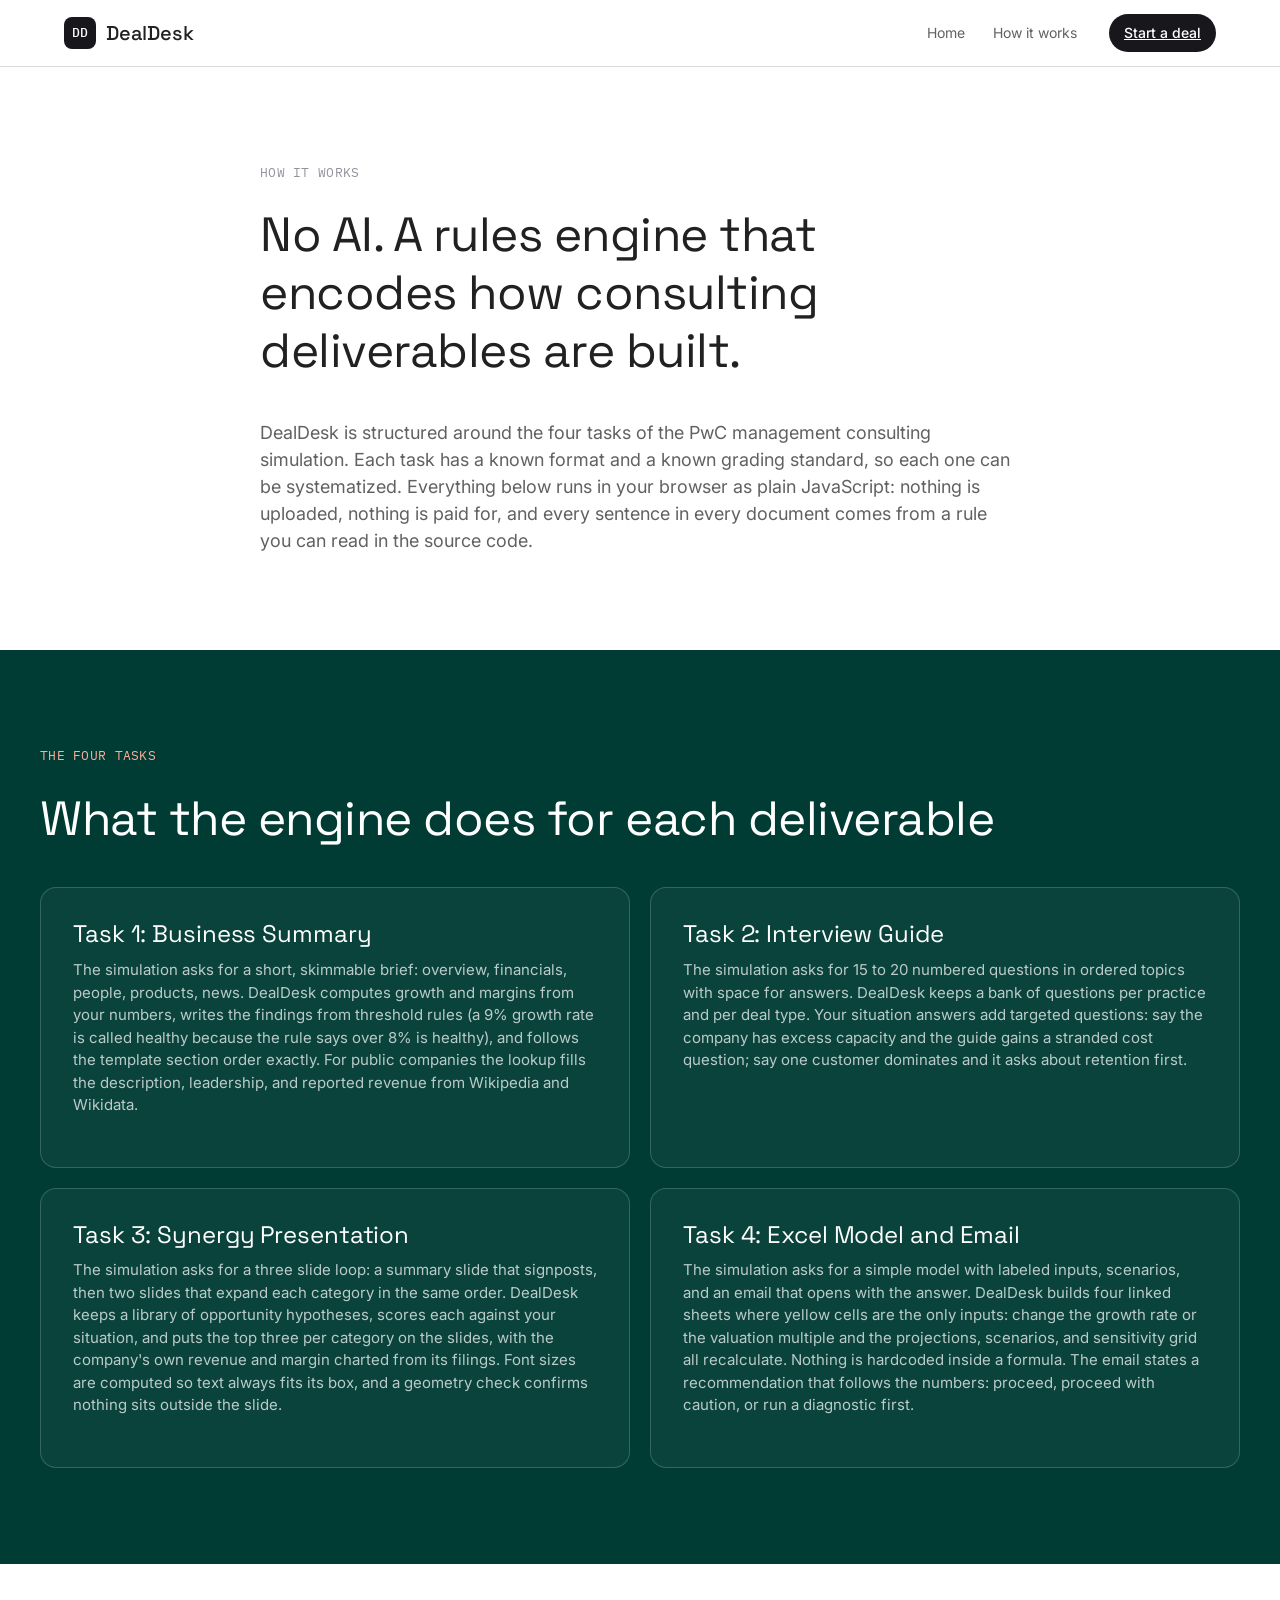
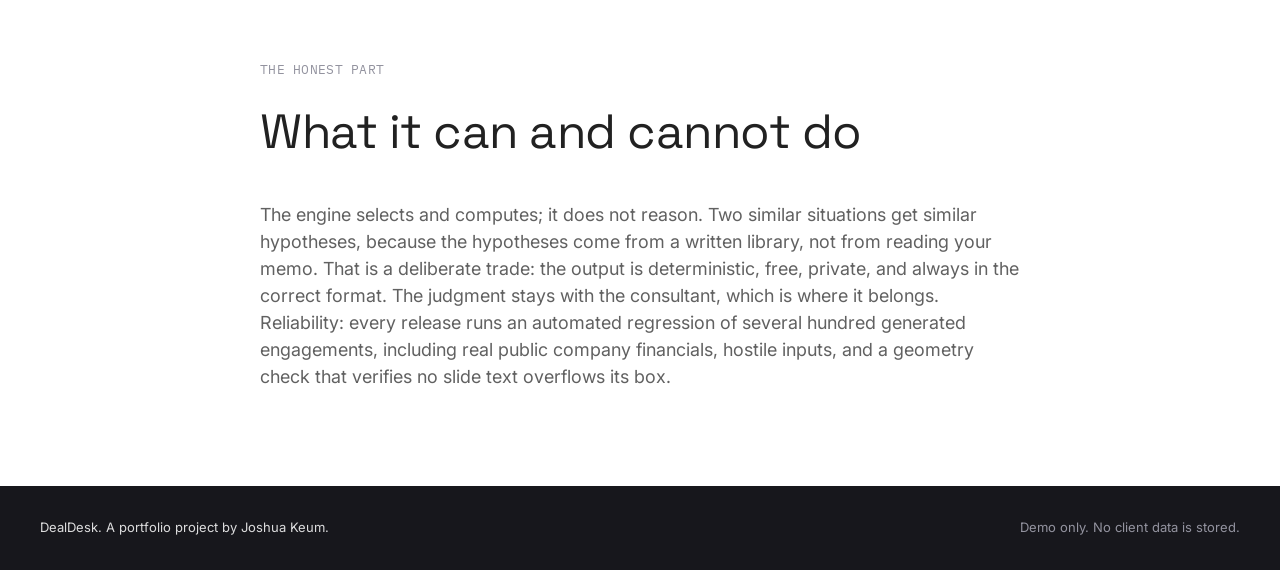
<file: how-it-works.html>
<!DOCTYPE html>
<html lang="en">
<head>
  <meta charset="UTF-8" />
  <meta name="viewport" content="width=device-width, initial-scale=1.0" />
  <title>How DealDesk Works</title>
  <meta name="description" content="How DealDesk works: a rules engine structured on the four tasks of the PwC management consulting simulation. No AI, no server, free forever." />
  <link rel="preconnect" href="https://fonts.googleapis.com" />
  <link rel="preconnect" href="https://fonts.gstatic.com" crossorigin />
  <link href="https://fonts.googleapis.com/css2?family=Space+Grotesk:wght@400;500&family=Inter:wght@400;500&family=IBM+Plex+Mono:wght@400;500&display=swap" rel="stylesheet" />
  <link rel="stylesheet" href="css/styles.css?v=2026072432" />
</head>
<body>

  <header class="nav">
    <div class="nav-inner">
      <a class="brand" href="index.html">
        <span class="brand-mark">DD</span>
        <span class="brand-name">DealDesk</span>
      </a>
      <nav class="nav-links">
        <a href="index.html">Home</a>
        <a href="how-it-works.html">How it works</a>
      </nav>
      <a class="btn btn-primary btn-sm" href="index.html#" onclick="location.href='index.html'; return false;">Start a deal</a>
    </div>
  </header>

  <main class="view active">
    <section class="section">
      <div class="section-inner about-inner">
        <p class="eyebrow">How it works</p>
        <h2>No AI. A rules engine that encodes how consulting deliverables are built.</h2>
        <p class="about-text">DealDesk is structured around the four tasks of the PwC management
          consulting simulation. Each task has a known format and a known grading standard, so each
          one can be systematized. Everything below runs in your browser as plain JavaScript:
          nothing is uploaded, nothing is paid for, and every sentence in every document comes from
          a rule you can read in the source code.</p>
      </div>
    </section>

    <section class="section section-alt">
      <div class="section-inner">
        <p class="eyebrow">The four tasks</p>
        <h2>What the engine does for each deliverable</h2>
        <div class="deliv-grid">
          <div class="deliv-card">
            <h3>Task 1: Business Summary</h3>
            <p>The simulation asks for a short, skimmable brief: overview, financials, people,
              products, news. DealDesk computes growth and margins from your numbers, writes the
              findings from threshold rules (a 9% growth rate is called healthy because the rule
              says over 8% is healthy), and follows the template section order exactly. For public
              companies the lookup fills the description, leadership, and reported revenue from
              Wikipedia and Wikidata.</p>
          </div>
          <div class="deliv-card">
            <h3>Task 2: Interview Guide</h3>
            <p>The simulation asks for 15 to 20 numbered questions in ordered topics with space for
              answers. DealDesk keeps a bank of questions per practice and per deal type. Your
              situation answers add targeted questions: say the company has excess capacity and the
              guide gains a stranded cost question; say one customer dominates and it asks about
              retention first.</p>
          </div>
          <div class="deliv-card">
            <h3>Task 3: Synergy Presentation</h3>
            <p>The simulation asks for a three slide loop: a summary slide that signposts, then two
              slides that expand each category in the same order. DealDesk keeps a library of
              opportunity hypotheses, scores each against your situation, and puts the top three
              per category on the slides, with the company's own revenue and margin charted from
              its filings. Font sizes are computed so text always fits its box, and a geometry
              check confirms nothing sits outside the slide.</p>
          </div>
          <div class="deliv-card">
            <h3>Task 4: Excel Model and Email</h3>
            <p>The simulation asks for a simple model with labeled inputs, scenarios, and an email
              that opens with the answer. DealDesk builds four linked sheets where yellow cells are
              the only inputs: change the growth rate or the valuation multiple and the
              projections, scenarios, and sensitivity grid all recalculate. Nothing is hardcoded
              inside a formula. The email states a recommendation that follows the numbers:
              proceed, proceed with caution, or run a diagnostic first.</p>
          </div>
        </div>
      </div>
    </section>

    <section class="section">
      <div class="section-inner about-inner">
        <p class="eyebrow">The honest part</p>
        <h2>What it can and cannot do</h2>
        <p class="about-text">The engine selects and computes; it does not reason. Two similar
          situations get similar hypotheses, because the hypotheses come from a written library,
          not from reading your memo. That is a deliberate trade: the output is deterministic,
          free, private, and always in the correct format. The judgment stays with the consultant,
          which is where it belongs.</p>
        <p class="about-text">Reliability: every release runs an automated regression of several
          hundred generated engagements, including real public company financials, hostile inputs,
          and a geometry check that verifies no slide text overflows its box.</p>
      </div>
    </section>

    <footer class="footer">
      <div class="footer-inner">
        <span>DealDesk. A portfolio project by Joshua Keum.</span>
        <span class="footer-muted">Demo only. No client data is stored.</span>
      </div>
    </footer>
  </main>

</body>
</html>
</file>
<file: css/styles.css>
/* ============ DealDesk styles: Cohere design system ============
   White editorial canvas, deep green product band, near-black pill
   CTAs, stone cards, mono labels, flat border-driven depth. */

/* The hidden attribute has to beat every layout rule below it. Any
   class that sets display, and most of them do, silently overrides the
   browser default of display:none and leaves a "hidden" element on
   screen. That is how the font pairing and the mix and match controls
   ended up visible at the same time. */
[hidden] { display: none !important; }

:root {
  --primary: #17171c;
  --black: #000000;
  --ink: #212121;
  --deep-green: #003c33;
  --dark-navy: #071829;
  --canvas: #ffffff;
  --soft-stone: #eeece7;
  --pale-green: #edfce9;
  --pale-blue: #f1f5ff;
  --hairline: #d9d9dd;
  --border-light: #e5e7eb;
  --card-border: #f2f2f2;
  --muted: #93939f;
  --slate: #75758a;
  --body-muted: #616161;
  --action-blue: #1863dc;
  --focus-blue: #4c6ee6;
  --coral: #ff7759;
  --coral-soft: #ffad9b;
  --on-dark: #ffffff;
  --error: #b30000;

  --r-xs: 4px;
  --r-sm: 8px;
  --r-md: 16px;
  --r-lg: 22px;
  --r-xl: 30px;
  --r-pill: 32px;

  --font-display: "Space Grotesk", "Inter", ui-sans-serif, system-ui, sans-serif;
  --font-ui: "Inter", "Arial", ui-sans-serif, system-ui, sans-serif;
  --font-mono: "IBM Plex Mono", ui-monospace, monospace;
}

* { margin: 0; padding: 0; box-sizing: border-box; }

html { scroll-behavior: smooth; }

body {
  font-family: var(--font-ui);
  font-size: 16px;
  font-weight: 400;
  color: var(--ink);
  background: var(--canvas);
  line-height: 1.5;
  -webkit-font-smoothing: antialiased;
}

h1, h2, h3 {
  font-family: var(--font-display);
  font-weight: 400;
  line-height: 1.2;
}

/* ============ Buttons ============ */
.btn {
  font-family: var(--font-ui);
  font-weight: 500;
  font-size: 14px;
  line-height: 1.71;
  border: 1px solid transparent;
  border-radius: var(--r-pill);
  padding: 12px 24px;
  cursor: pointer;
  transition: opacity 0.18s ease, background 0.18s ease, color 0.18s ease;
}
.btn-primary { background: var(--primary); color: var(--on-dark); }
.btn-primary:hover:not(:disabled) { opacity: 0.85; }
.btn-ghost { background: transparent; color: var(--primary); border-color: var(--primary); }
.btn-ghost:hover:not(:disabled) { background: var(--soft-stone); }
.btn-sm { padding: 6px 14px; }
.btn-lg { padding: 14px 28px; font-size: 15px; }
.btn:disabled { opacity: 0.35; cursor: not-allowed; }
.btn-link {
  background: none; border: none; color: var(--action-blue); font-weight: 500;
  cursor: pointer; font-size: 14px; padding: 0; margin-top: 0.75rem;
  text-decoration: underline; text-underline-offset: 3px;
}

/* ============ Nav ============ */
.nav {
  position: sticky; top: 0; z-index: 50;
  background: rgba(255, 255, 255, 0.94);
  backdrop-filter: blur(8px);
  border-bottom: 1px solid var(--hairline);
}
.nav-inner {
  max-width: 1200px; margin: 0 auto; padding: 14px 24px;
  display: flex; align-items: center; gap: 2rem;
}
.brand { display: flex; align-items: center; gap: 10px; text-decoration: none; }
.brand-mark {
  width: 32px; height: 32px; border-radius: var(--r-sm);
  background: var(--primary); color: var(--on-dark);
  display: grid; place-items: center;
  font-family: var(--font-mono); font-weight: 500; font-size: 13px;
}
.brand-name {
  font-family: var(--font-display); font-weight: 500; font-size: 20px;
  letter-spacing: -0.2px; color: var(--ink);
}
.nav-links { display: flex; gap: 28px; margin-left: auto; }
.nav-links a {
  color: var(--body-muted); text-decoration: none; font-size: 14px; font-weight: 400;
}
.nav-links a:hover { color: var(--ink); text-decoration: underline; text-underline-offset: 4px; }

/* ============ Views ============ */
.view { display: none; }
.view.active { display: block; }

/* ============ Hero ============ */
.hero {
  max-width: 1200px; margin: 0 auto; padding: 96px 24px 80px;
  display: grid; grid-template-columns: 1.15fr 1fr; gap: 56px; align-items: center;
}
.eyebrow {
  font-family: var(--font-mono);
  font-size: 13px; font-weight: 400; letter-spacing: 0.28px;
  text-transform: uppercase; color: var(--muted); margin-bottom: 24px;
}
.hero h1 {
  font-size: clamp(42px, 6vw, 76px);
  line-height: 1.02; letter-spacing: -0.02em;
  color: var(--ink); margin-bottom: 24px;
}
.hero-sub {
  font-size: 18px; line-height: 1.4; color: var(--body-muted);
  max-width: 34rem; margin-bottom: 32px;
}
.hero-actions { display: flex; gap: 16px; flex-wrap: wrap; align-items: center; }
.hero-note { margin-top: 28px; font-size: 13px; color: var(--muted); }

/* Hero doc stack visual: rounded media cards, flat, border-driven */
.hero-visual { display: flex; justify-content: center; }
.doc-stack { position: relative; width: 320px; height: 360px; }
.doc-card {
  position: absolute; width: 240px; background: var(--canvas);
  border: 1px solid var(--border-light); border-radius: var(--r-lg);
  padding: 20px;
}
.doc-1 { top: 0; left: 0; transform: rotate(-3deg); background: var(--soft-stone); border-color: var(--soft-stone); }
.doc-2 { top: 112px; left: 60px; transform: rotate(2deg); z-index: 2; }
.doc-3 { top: 228px; left: 15px; transform: rotate(-1.5deg); z-index: 3; background: var(--primary); border-color: var(--primary); }
.doc-3 .doc-title { color: var(--on-dark); }
.doc-title {
  display: block; font-family: var(--font-display); font-weight: 500;
  margin: 10px 0 12px; font-size: 15px; letter-spacing: -0.1px; color: var(--ink);
}
.doc-tag {
  font-family: var(--font-mono); font-size: 11px; font-weight: 500;
  letter-spacing: 0.28px; padding: 3px 8px; border-radius: var(--r-xs);
}
.tag-doc { background: var(--pale-blue); color: var(--action-blue); }
.tag-ppt { background: #fff0ec; color: var(--coral); }
.tag-xls { background: var(--pale-green); color: var(--deep-green); }
.doc-lines i { display: block; height: 6px; border-radius: 3px; background: var(--border-light); margin-bottom: 6px; }
.doc-1 .doc-lines i { background: #e0ded7; }
.doc-grid { display: grid; grid-template-columns: repeat(4, 1fr); gap: 4px; }
.doc-grid i { height: 12px; background: #26262c; border: 1px solid #303038; border-radius: 2px; }

/* ============ Sections ============ */
.section { padding: 96px 24px; }
.section-alt { background: var(--deep-green); color: var(--on-dark); }
.section-inner { max-width: 1200px; margin: 0 auto; }
.section h2 {
  font-size: clamp(32px, 4vw, 48px); letter-spacing: -0.01em;
  color: var(--ink); margin-bottom: 40px;
}
.section-alt h2, .section-alt .eyebrow { color: var(--on-dark); }
.section-alt .eyebrow { color: var(--coral-soft); }

/* How it works: unframed capability cards with top rules */
.steps-row { display: grid; grid-template-columns: repeat(3, 1fr); gap: 32px; }
.step-card { border-top: 1px solid var(--hairline); padding-top: 24px; }
.step-num {
  font-family: var(--font-mono); font-size: 13px; letter-spacing: 0.28px;
  color: var(--muted);
}
.step-card h3 {
  font-size: 24px; line-height: 1.3; margin: 12px 0 8px; color: var(--ink);
  letter-spacing: -0.1px;
}
.step-card p { font-size: 15px; color: var(--body-muted); }

/* Deliverables: dark green band, translucent cards, pale borders */
.deliv-intro {
  font-size: 18px; line-height: 1.4; color: rgba(255, 255, 255, 0.75);
  max-width: 46rem; margin: -1.5rem 0 40px;
}
.deliv-grid { display: grid; grid-template-columns: repeat(2, 1fr); gap: 20px; }
.deliv-card {
  border: 1px solid rgba(255, 255, 255, 0.18); border-radius: var(--r-md);
  padding: 32px; background: rgba(255, 255, 255, 0.04);
}
.deliv-icon {
  width: 40px; height: 40px; border-radius: var(--r-sm); display: grid; place-items: center;
  font-size: 18px; margin-bottom: 20px;
  background: rgba(255, 255, 255, 0.1); color: var(--on-dark);
}
.deliv-card h3 { font-size: 24px; letter-spacing: -0.1px; color: var(--on-dark); margin-bottom: 10px; }
.deliv-card p { font-size: 15px; color: rgba(255, 255, 255, 0.72); margin-bottom: 18px; }
.deliv-format {
  font-family: var(--font-mono); font-size: 12px; letter-spacing: 0.28px;
  color: var(--coral-soft); text-transform: uppercase;
}

/* Sample downloads strip on the dark band */
.sample-strip {
  margin-top: 32px; padding-top: 24px;
  border-top: 1px solid rgba(255, 255, 255, 0.18);
  display: flex; align-items: center; gap: 12px; flex-wrap: wrap;
}
.sample-label { font-size: 14px; color: rgba(255, 255, 255, 0.75); margin-right: 8px; }
.sample-btn { color: var(--on-dark); border-color: rgba(255, 255, 255, 0.5); text-decoration: none; display: inline-block; }
.sample-btn:hover { background: rgba(255, 255, 255, 0.12); }

.about-inner { max-width: 760px; }
.about-text { font-size: 18px; line-height: 1.5; color: var(--body-muted); }

.footer { background: var(--primary); padding: 32px 24px; }
.footer-inner {
  max-width: 1200px; margin: 0 auto; display: flex; justify-content: space-between;
  flex-wrap: wrap; gap: 8px; font-size: 13px; color: rgba(255, 255, 255, 0.85);
}
.footer-muted { color: var(--muted); }

/* ============ Workflow ============ */
.workflow-shell { max-width: 920px; margin: 0 auto; padding: 56px 24px 96px; }

.stepper {
  display: flex; list-style: none; gap: 0; margin-bottom: 56px;
  border-bottom: 1px solid var(--hairline); padding-bottom: 20px;
}
.stepper-item {
  flex: 1; display: flex; align-items: center; gap: 10px;
  color: var(--muted); font-size: 13px; font-weight: 500;
}
.stepper-dot {
  width: 28px; height: 28px; border-radius: 9999px; display: grid; place-items: center;
  border: 1px solid var(--hairline); background: var(--canvas);
  font-family: var(--font-mono); font-size: 12px; flex-shrink: 0;
}
.stepper-item.active { color: var(--ink); }
.stepper-item.active .stepper-dot { background: var(--primary); color: var(--on-dark); border-color: var(--primary); }
.stepper-item.done { color: var(--deep-green); }
.stepper-item.done .stepper-dot { background: var(--pale-green); border-color: var(--deep-green); color: var(--deep-green); }

.wf-step { display: none; }
.wf-step.active { display: block; animation: fadeUp 0.3s ease; }
@keyframes fadeUp { from { opacity: 0; transform: translateY(8px); } to { opacity: 1; transform: none; } }

.wf-header { margin-bottom: 40px; }
.wf-header h2 {
  font-size: clamp(28px, 3.5vw, 40px); letter-spacing: -0.01em;
  color: var(--ink); margin-bottom: 8px;
}
.wf-header p { color: var(--body-muted); font-size: 16px; }

.wf-form .form-row { display: grid; grid-template-columns: 1fr 1fr; gap: 20px; }
.form-field { margin-bottom: 20px; display: flex; flex-direction: column; }
.form-field label { font-size: 14px; font-weight: 500; margin-bottom: 8px; color: var(--ink); }
.req { color: var(--error); }
.form-field input, .form-field select, .form-field textarea {
  font-family: var(--font-ui); font-size: 15px; color: var(--ink);
  border: 1px solid var(--hairline); border-radius: var(--r-xs); padding: 12px 14px;
  background: var(--canvas); transition: border-color 0.15s ease;
}
.form-field input:focus, .form-field select:focus, .form-field textarea:focus {
  outline: none; border-color: var(--form-focus, #9b60aa);
}
textarea { resize: vertical; }

.wf-actions {
  display: flex; justify-content: space-between; align-items: center;
  margin-top: 40px;
}

/* Company lookup */
.lookup-row { display: flex; gap: 10px; }
.lookup-row input { flex: 1; }
.lookup-status { font-size: 12px; color: var(--muted); margin-top: 6px; line-height: 1.4; }
.lookup-status.ok { color: var(--deep-green); }
.lookup-status.err { color: var(--error); }

/* Practice selector: stone cards, pale-green active */
.practice-grid {
  display: grid; grid-template-columns: repeat(3, 1fr); gap: 14px; margin-top: 6px;
}
.practice-card {
  display: flex; flex-direction: column; gap: 4px;
  border: 1px solid var(--border-light); border-radius: var(--r-sm);
  padding: 18px 20px; cursor: pointer; background: var(--soft-stone);
  transition: border-color 0.15s ease, background 0.15s ease;
}
.practice-card:hover { border-color: var(--primary); }
/* Radios stay in the tab order but render invisibly inside the card */
.practice-card input {
  position: absolute; width: 1px; height: 1px;
  clip-path: inset(50%); overflow: hidden; white-space: nowrap;
}
.practice-card { position: relative; }
.practice-card:has(input:checked) {
  border-color: var(--primary); background: var(--pale-green);
  box-shadow: inset 0 0 0 1px var(--primary);
}
.practice-card:has(input:focus-visible) {
  outline: 2px solid var(--focus-blue); outline-offset: 2px;
}
.practice-name { font-family: var(--font-display); font-weight: 500; font-size: 16px; color: var(--ink); }
.practice-blurb { font-size: 13px; color: var(--body-muted); line-height: 1.4; }

/* Brand fieldset */
.brand-fieldset {
  border: 1px solid var(--border-light); border-radius: var(--r-md);
  padding: 24px 24px 12px; margin-bottom: 20px; background: var(--canvas);
}
.brand-fieldset legend {
  font-family: var(--font-mono); font-size: 12px; letter-spacing: 0.28px;
  text-transform: uppercase; color: var(--slate); padding: 0 8px;
}
.brand-hint { font-size: 13px; color: var(--body-muted); margin-bottom: 16px; }
.form-row-3 { display: grid; grid-template-columns: repeat(3, 1fr); gap: 20px; }
.form-field input[type="color"] {
  height: 44px; padding: 4px; cursor: pointer; width: 100%;
}
.review-subhead { margin-top: 20px; padding-top: 16px; border-top: 1px solid var(--hairline); }

/* Demo banner */
.demo-banner {
  display: flex; align-items: center; gap: 16px; margin-bottom: 20px;
  background: var(--pale-blue); border-radius: var(--r-sm); padding: 12px 16px;
  font-size: 14px; color: var(--ink);
}

/* Manual financials entry */
.manual-panel {
  border: 1px solid var(--border-light); border-radius: var(--r-md);
  padding: 20px; margin-bottom: 20px; background: var(--canvas);
}
.manual-grid {
  display: grid; grid-template-columns: 175px repeat(4, 1fr); gap: 8px;
  align-items: center; margin-bottom: 14px;
}
.manual-head {
  font-family: var(--font-mono); font-size: 12px; letter-spacing: 0.28px;
  text-transform: uppercase; color: var(--slate);
}
.manual-grid input {
  font-family: var(--font-ui); font-size: 14px; color: var(--ink);
  border: 1px solid var(--hairline); border-radius: var(--r-xs);
  padding: 8px 10px; width: 100%;
}
.manual-grid input:focus { outline: none; border-color: var(--focus-blue); }
.manual-year { background: var(--soft-stone); }
.manual-status { margin-left: 12px; font-size: 13px; color: var(--deep-green); }

/* Sample data warning */
.warn-box {
  background: #fff0ec; border: 1px solid var(--coral-soft); border-radius: var(--r-sm);
  padding: 12px 16px; margin-top: 14px; font-size: 13px; color: var(--ink);
}

/* Upload zones: stone surfaces, generous radius */
.upload-zones { display: grid; grid-template-columns: repeat(3, 1fr); gap: 16px; }
.upload-zone {
  border: 1px dashed var(--hairline); border-radius: var(--r-md);
  padding: 28px 20px; text-align: center; cursor: pointer;
  background: var(--soft-stone); transition: border-color 0.18s ease, background 0.18s ease;
}
.upload-zone:hover { border-color: var(--primary); background: #e7e4dd; }
.upload-zone.has-files { border-style: solid; border-color: var(--deep-green); background: var(--pale-green); }
.upload-icon {
  width: 40px; height: 40px; margin: 0 auto 12px; border-radius: 9999px;
  background: var(--canvas); color: var(--ink); border: 1px solid var(--border-light);
  display: grid; place-items: center; font-size: 16px;
}
.upload-zone h3 { font-size: 16px; font-family: var(--font-ui); font-weight: 500; color: var(--ink); margin-bottom: 4px; }
.upload-zone p { font-size: 13px; color: var(--body-muted); margin-bottom: 8px; }
.upload-hint { font-family: var(--font-mono); font-size: 11px; letter-spacing: 0.28px; color: var(--muted); }
.upload-files { margin-top: 12px; text-align: left; }
.upload-files .file-chip {
  display: flex; align-items: center; gap: 6px;
  font-size: 13px; color: var(--deep-green); font-weight: 500;
  background: var(--canvas); border: 1px solid var(--border-light);
  border-radius: var(--r-xs); padding: 6px 10px; margin-top: 6px;
}

/* Review */
.review-grid { display: grid; grid-template-columns: 1.2fr 1fr; gap: 20px; }
.review-card {
  background: var(--canvas); border: 1px solid var(--border-light);
  border-radius: var(--r-md); padding: 24px;
}
.review-card h3 { font-size: 20px; letter-spacing: -0.1px; color: var(--ink); margin-bottom: 16px; }
.review-list div { display: flex; justify-content: space-between; gap: 16px; padding: 8px 0; border-bottom: 1px solid var(--card-border); }
.review-list dt { font-size: 13px; color: var(--muted); }
.review-list dd { font-size: 14px; font-weight: 500; text-align: right; }
.check-row {
  display: flex; align-items: center; gap: 10px; padding: 8px 0;
  font-size: 14px; cursor: pointer;
}
.check-row input { width: 16px; height: 16px; accent-color: var(--primary); }

/* Outputs: flat bordered cards */
.output-grid { display: grid; grid-template-columns: 1fr 1fr; gap: 20px; }
.output-card {
  background: var(--canvas); border: 1px solid var(--border-light);
  border-radius: var(--r-md); padding: 24px;
  transition: border-color 0.2s ease;
}
.output-card.ready { border-color: var(--deep-green); }
.output-top { display: flex; justify-content: space-between; align-items: center; margin-bottom: 14px; }
.output-status {
  font-family: var(--font-mono); font-size: 11px; letter-spacing: 0.28px;
  text-transform: uppercase; padding: 3px 10px; border-radius: 9999px;
}
.status-pending { background: var(--soft-stone); color: var(--slate); }
.status-working { background: #fff0ec; color: var(--coral); }
.status-ready { background: var(--pale-green); color: var(--deep-green); }
.output-card h3 { font-size: 20px; letter-spacing: -0.1px; color: var(--ink); margin-bottom: 6px; }
.output-desc { font-size: 13px; color: var(--body-muted); margin-bottom: 16px; }
.output-bar { height: 4px; border-radius: 2px; background: var(--card-border); overflow: hidden; margin-bottom: 16px; }
.output-bar i { display: block; height: 100%; width: 0; background: var(--coral); transition: width 0.4s ease; }
.output-card.ready .output-bar i { background: var(--deep-green); }
.output-actions { display: flex; gap: 10px; }

/* Modal */
.modal-backdrop {
  position: fixed; inset: 0; background: rgba(23, 23, 28, 0.55);
  display: none; align-items: center; justify-content: center; z-index: 100; padding: 24px;
}
.modal-backdrop.open { display: flex; }
.modal {
  background: var(--canvas); border-radius: var(--r-lg); max-width: 640px; width: 100%;
  max-height: 80vh; display: flex; flex-direction: column;
}
.modal-head {
  display: flex; justify-content: space-between; align-items: center;
  padding: 20px 24px; border-bottom: 1px solid var(--hairline);
}
.modal-head h3 { font-size: 20px; letter-spacing: -0.1px; color: var(--ink); }
.modal-close {
  background: none; border: none; font-size: 24px; color: var(--muted);
  cursor: pointer; line-height: 1;
}
.modal-body { padding: 24px; overflow-y: auto; font-size: 14px; color: var(--body-muted); }
.modal-body h4 {
  font-family: var(--font-display); font-weight: 500; color: var(--ink);
  margin: 18px 0 6px; font-size: 16px;
}
.modal-body h4:first-child { margin-top: 0; }
.modal-body ul { padding-left: 1.2rem; margin-bottom: 8px; }
.modal-body li { margin-bottom: 5px; }
.preview-note {
  background: var(--pale-blue); border-radius: var(--r-sm); padding: 12px 16px;
  font-size: 13px; margin-bottom: 20px; color: var(--ink);
}

/* Focus states */
:focus-visible { outline: 2px solid var(--focus-blue); outline-offset: 2px; }

/* ============ Responsive ============ */
@media (max-width: 860px) {
  .hero { grid-template-columns: 1fr; padding-top: 56px; }
  .hero-visual { display: none; }
  .steps-row, .upload-zones { grid-template-columns: 1fr; }
  .deliv-grid, .output-grid, .review-grid { grid-template-columns: 1fr; }
  .wf-form .form-row, .form-row-3 { grid-template-columns: 1fr; }
  .practice-grid { grid-template-columns: 1fr; }
  .stepper-label { display: none; }
  .nav-links { display: none; }
  .section { padding: 64px 24px; }
}

/* ============ Branding controls ============ */
.color-readout {
  display: flex; align-items: center; gap: 8px; flex-wrap: wrap; margin-top: 8px;
}
.color-readout .cr-chip {
  width: 18px; height: 18px; border-radius: 4px; border: 1px solid var(--hairline);
}
.color-readout code {
  font-family: var(--font-mono); font-size: 11px; color: var(--body-muted);
  background: var(--soft-stone); border-radius: 4px; padding: 3px 7px; white-space: nowrap;
}
.font-pair-row { display: flex; gap: 8px; }
.font-pair-row select { flex: 1; min-width: 0; }
.font-sample {
  display: flex; flex-direction: column; gap: 4px;
  background: var(--canvas); border: 1px solid var(--border-light);
  border-radius: var(--r-sm); padding: 12px 14px; margin-bottom: 8px; color: var(--ink);
}

/* ============ Output previews ============ */
.modal { max-width: 980px; }
.pv-switch {
  display: flex; align-items: center; gap: 8px; margin-bottom: 16px; flex-wrap: wrap;
}
.pv-swbtn {
  font-family: var(--font-ui); font-size: 13px; font-weight: 500;
  border: 1px solid var(--hairline); background: var(--canvas); color: var(--body-muted);
  border-radius: var(--r-pill); padding: 6px 16px; cursor: pointer;
}
.pv-swbtn.active { background: var(--primary); color: var(--on-dark); border-color: var(--primary); }
.pv-note { font-size: 12px; color: var(--muted); flex: 1; min-width: 180px; }
.pv-overview h4 { font-family: var(--font-display); color: var(--ink); margin: 18px 0 6px; font-size: 16px; }
.pv-overview h4:first-child { margin-top: 0; }
.pv-overview ul { padding-left: 1.2rem; margin-bottom: 8px; }
.pv-overview li { margin-bottom: 5px; }

/* Word page mock */
.pv-page {
  background: #fff; box-shadow: 0 1px 6px rgba(23,23,28,.14);
  border: 1px solid var(--border-light); margin: 0 auto 20px; max-width: 714px;
}
.pv-runhead, .pv-runfoot { display: flex; justify-content: space-between; padding-bottom: 6px; margin-bottom: 14px; }
.pv-runfoot { border-bottom: 0; border-top: 1px solid var(--card-border); padding-top: 6px; margin: 18px 0 0; }
.pv-divider {
  font-family: var(--font-mono); font-size: 11px; letter-spacing: .06em; text-transform: uppercase;
  color: var(--slate); border-top: 1px solid var(--hairline); padding-top: 14px; margin: 22px 0 14px;
}

/* Slides */
.pv-deck { display: flex; flex-direction: column; gap: 18px; align-items: center; }
.pv-slide-wrap { width: 100%; }
.pv-slide-no {
  font-family: var(--font-mono); font-size: 11px; color: var(--muted); margin-bottom: 5px;
}
.pv-slide {
  position: relative; overflow: hidden; border: 1px solid var(--border-light);
  box-shadow: 0 1px 6px rgba(23,23,28,.14); transform-origin: top left;
}

/* Spreadsheet */
.pv-xl { font-family: var(--font-ui); }
.pv-tabs { display: flex; gap: 4px; margin-bottom: 0; }
.pv-tab {
  font-family: var(--font-ui); font-size: 12px; font-weight: 500; cursor: pointer;
  border: 1px solid var(--hairline); border-bottom: none; background: var(--soft-stone);
  color: var(--body-muted); padding: 6px 14px; border-radius: 6px 6px 0 0;
}
.pv-tab.active { background: #fff; color: var(--ink); }
.pv-sheet { border: 1px solid var(--hairline); overflow-x: auto; background: #fff; }
.pv-grid { border-collapse: collapse; font-size: 12px; white-space: nowrap; }
.pv-grid th, .pv-grid td { border: 1px solid #e3e3e8; padding: 3px 7px; }
.pv-colhead, .pv-rowhead, .pv-corner {
  background: #f2f2f5; color: var(--slate); font-weight: 500; font-size: 11px; text-align: center;
}
.pv-rowhead { min-width: 26px; }
.pv-cell { color: #1a1a1a; }
.pv-cell.pv-input { background: #FFF2CC; color: #1F4E79; font-weight: 700; text-align: right; }
.pv-cell.pv-calc, .pv-cell.pv-pctRow { text-align: right; }
.pv-cell.pv-pctRow { color: #63666a; font-style: italic; }
.pv-cell.pv-calcBold { text-align: right; font-weight: 700; background: #f2f5f7; }
.pv-cell.pv-labelBold { font-weight: 700; background: #f2f5f7; }
.pv-cell.pv-section { background: var(--ink, #0A1F2E); color: #fff; font-weight: 700; font-size: 11px; }
.pv-cell.pv-yearA { background: #0A1F2E; color: #fff; font-weight: 700; text-align: center; }
.pv-cell.pv-yearF { background: #E8EDFF; font-weight: 700; text-align: center; }
.pv-cell.pv-title { font-weight: 700; font-size: 13px; }
.pv-cell.pv-note { color: #63666a; font-style: italic; font-size: 11px; }
.pv-cell.pv-hasf { cursor: help; }
.pv-hint { font-size: 12px; color: var(--muted); margin-top: 8px; }

@media (max-width: 900px) {
  .pv-slide { transform: scale(.62); }
  .pv-slide-wrap { height: 250px; }
}

/* ============ Honest UI additions ============ */
.field-msg {
  font-size: 13px; color: var(--error); margin-top: 6px;
}
.field-error { border-color: var(--error) !important; }
.field-help { font-size: 12px; color: var(--muted); margin-top: 5px; line-height: 1.35; }
.upload-zones.single { grid-template-columns: 1fr; }
.upload-note { font-size: 13px; color: var(--body-muted); margin-top: 12px; }

/* Optional detail panel */
.opt-panel {
  border: 1px solid var(--border-light); border-radius: var(--r-md);
  background: var(--canvas); margin-bottom: 20px;
}
.opt-panel > summary {
  cursor: pointer; padding: 16px 20px; list-style: none;
  display: flex; flex-direction: column; gap: 3px;
}
.opt-panel > summary::-webkit-details-marker { display: none; }
.opt-panel > summary::after {
  content: "Show"; position: absolute; right: 20px;
  font-family: var(--font-mono); font-size: 11px; letter-spacing: .06em;
  text-transform: uppercase; color: var(--action-blue);
}
.opt-panel[open] > summary::after { content: "Hide"; }
.opt-panel > summary { position: relative; }
.opt-title { font-size: 15px; font-weight: 500; color: var(--ink); }
.opt-sub { font-size: 13px; color: var(--body-muted); max-width: 52ch; }
.opt-body { padding: 4px 20px 8px; border-top: 1px solid var(--card-border); }
.opt-panel:focus-within { border-color: var(--primary); }

/* Branding moved into the review step */
.review-branding { margin-top: 20px; }
.review-branding .brand-fieldset { border: 0; padding: 0; margin: 0; }
.review-branding .brand-fieldset legend { padding: 0; font-family: var(--font-display); font-size: 20px; color: var(--ink); }

/* Hero lookup */
.hero-try {
  background: var(--soft-stone); border-radius: var(--r-md);
  padding: 18px 20px; margin-bottom: 24px; max-width: 34rem;
}
.hero-try-label { display: block; font-size: 14px; font-weight: 500; color: var(--ink); margin-bottom: 10px; }
.hero-try-row { display: flex; gap: 10px; }
.hero-try-row input {
  flex: 1; min-width: 0; font-family: var(--font-ui); font-size: 15px; color: var(--ink);
  border: 1px solid var(--hairline); border-radius: var(--r-xs); padding: 11px 14px; background: var(--canvas);
}
.hero-try-row input:focus { outline: none; border-color: var(--primary); }
.hero-result { font-size: 13px; color: var(--body-muted); margin-top: 12px; line-height: 1.5; }
.hero-result.ok { color: var(--ink); }
.hero-result.err { color: var(--error); }
.hero-verdict { display: block; margin-top: 6px; color: var(--deep-green); font-weight: 500; }
.hero-go { margin-top: 12px; }

@media (max-width: 860px) {
  .hero-try { max-width: none; }
  .manual-grid { grid-template-columns: 96px repeat(4, minmax(64px, 1fr)); font-size: 13px; }
  .manual-grid input { padding: 7px 6px; font-size: 13px; }
  .manual-head { font-size: 10px; }
  .form-row-3 { grid-template-columns: 1fr; }
}

.hero-src { display:block; margin-top:6px; font-size:12px; color:var(--muted); }
.hero-result.ok strong { display:block; font-size:15px; color:var(--ink); margin-bottom:4px; }
</file>
